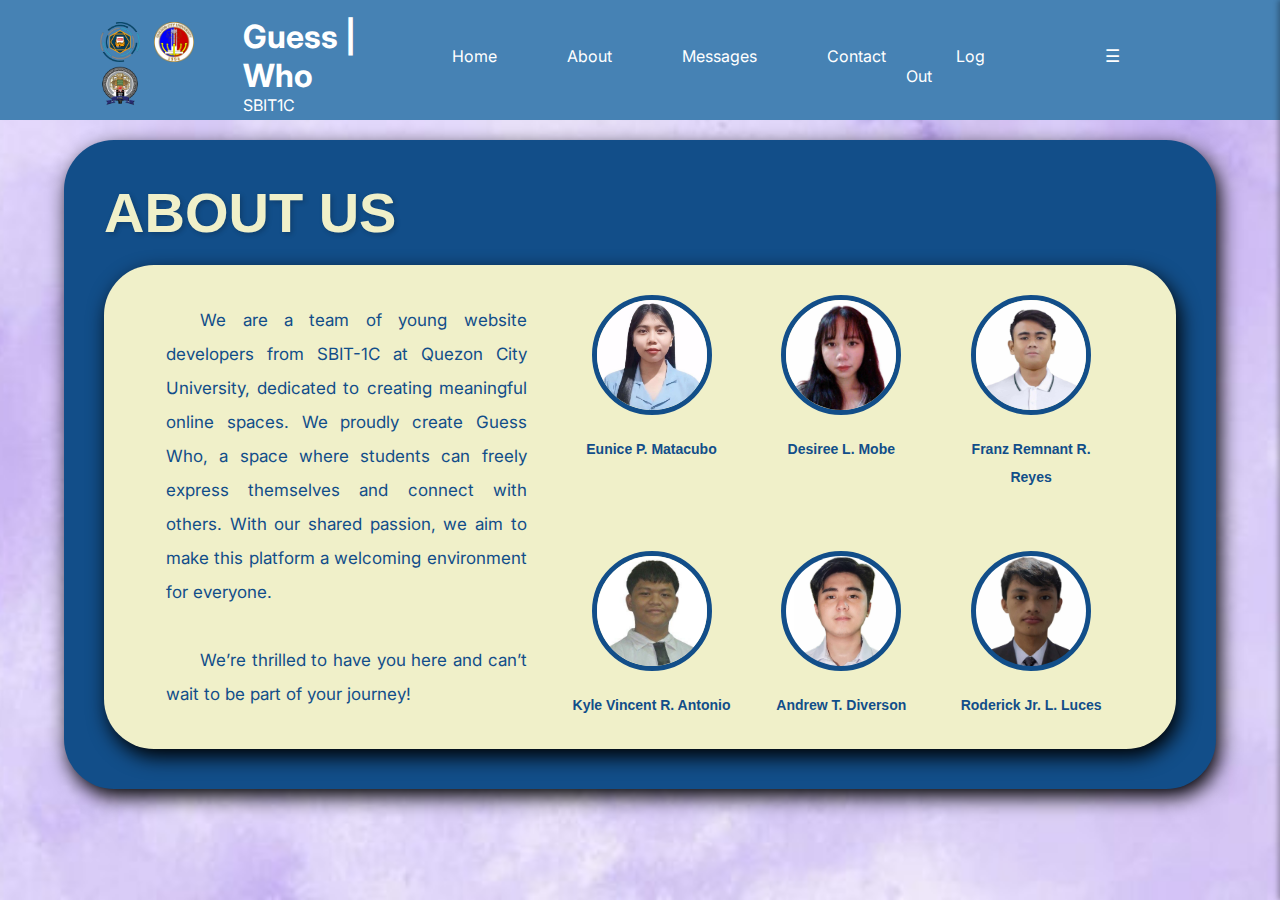
<file: about.html>
<!DOCTYPE html>
<html lang="en">
<head>
    <meta charset="UTF-8">
    <meta name="viewport" content="width=device-width, initial-scale=1.0">
    <link rel="stylesheet" href="about.css">
    <link href="https://fonts.googleapis.com/css2?family=Lora:wght@700&family=Open+Sans:wght@400&display=swap" rel="stylesheet">
    <link href='https://fonts.googleapis.com/css?family=Inter' rel='stylesheet'>
    <link rel="stylesheet" href="https://cdnjs.cloudflare.com/ajax/libs/font-awesome/4.7.0/css/font-awesome.min.css">
    <title>About</title>
</head>

</head>
<body>
    <section id="home">
        <div class="upper">
            <header>
                <div class="logo" style="display: flex; align-items: center;">
                    <div id="imglogo" style="margin-right: 10px; margin-top: 32.2px;">
                        <img src="site_logo_removebg.png" alt="Logo">
                        <img src="QCU_Logo_2019.png" alt="Logo">
                        <img src="ccs_logo.png" alt="Logo">
                    </div>
                    <div style="margin-top:32.2px;">
                        <h1 style="margin: 0; color: white;">Guess | Who</h1>
                        <p style="margin: 0; color: white;">SBIT1C</p>
                    </div>
                </div>
                <nav style="margin-top: 32.2px;">
                    <ul>
                        <ul>
                            <li><a href="index.php">Home</a></li>
                            <li><a href="about.html">About</a></li>
                            <li><a href="submit.html">Messages</a></li>
                            <li><a href="contact.html">Contact</a></li>
                            <li><a href="javascript:void(0);" onclick="confirmLogout()">Log Out</a></li> <!-- Log out link with confirmation -->
                            <li><button id="menu-icon" class="menu-button" style="font-size: 17px; color: white; background: none; border: none; cursor: pointer; margin-left: 100px; margin-right: 100px;">☰</button></li>
                        </ul> 
                </header>

        <!-- Sidebar -->
        <div class="sidebar" id="sidebar" style="position: fixed; top: 0; right: -320px; width: 320px; height: 100%; background: white; box-shadow: -2px 0 5px rgba(0, 0, 0, 0.3); transition: right 0.3s ease;">
            <div class="sidebar-header" style="display: flex; justify-content: flex-end; padding: 10px;">
                <button id="close-btn" class="close-btn" style="font-size: 24px; background: none; border: none; cursor: pointer;">×</button>
            </div>
            <div class="sidebar-content" style="padding: 20px;">
                <h1 style="font-size: 24px; color: #004080;">Hey there!</h1>
                <p> We're so glad you found your way to Guess Who. This special online space is created just for Quezon City University students, and it is a place where you can feel safe and supported as you express yourself.</p>
    
    
                <p>If you have a secret that's been weighing on your heart, a confession you're hesitant to share, or thoughts you wish you could express to someone, you're in the right place. Everyone deserves a safe and welcoming space to share their feelings and experiences. It's important to express yourself without the fear of being judged. Here, you can share your thoughts anonymously, and we want you to know that your privacy truly matters to us. Remember, you're not alone; we're here to listen and support you.</p>
    
    
                <p>So, come on in and let your voice be heard—we're looking forward to hearing what you say!</p>
    
    
                <p>All the love, <br><strong>The Team</strong></p>
    
    
    
    
            </div>
        </div>
                    </nav>
                <div class="socmed_icons">
                   
                </div>
            </header>
            <div class="container">
                <center>
                    <div class="intro">
                        <h4>ABOUT US</h4>
                        <br>
                    <div class="para">
                        <p>
                            <span class="indented"> We are a team of young website developers from SBIT-1C at Quezon City University, 
                                dedicated to creating meaningful 
                                online spaces. We proudly create Guess Who, a space where students can freely express themselves and connect with 
                                others. With our shared passion, we aim to make this platform a welcoming environment for everyone. <br><br></span>
                            <span class="indented"> We’re thrilled to have you here and can’t wait to be part of your journey!</span>
                        </p>
                    
                    <div class="members">
                        <span>
                            <img src="MATACUBO.png" alt="Matacubo"><br>
                            <p>Eunice P. Matacubo</p>
                        </span>
                        <span>
                            <img src="MOBE.png" alt="Mobe"><br>
                            <p>Desiree L. Mobe</p>
                        </span>
                        <span>
                            <img src="REYES.png" alt="Reyes"><br>
                            <p>Franz Remnant R. Reyes</p>
                        </span>
                        <span>        
                            <img src="ANTONIO.png" alt="Antonio" class="ANTONIO"><br>
                            <p>Kyle Vincent R. Antonio</p>
                        </span>
                        <span>
                            <img src="DIVERSON.png" alt="Diverson" class="DIVERSON"><br>
                            <p>Andrew T. Diverson</p>
                        </span>
                        <span>
                            <img src="LUCES.png" alt="Luces" class="LUCES"><br>
                            <p>Roderick Jr. L. Luces</p>
                        </span>
                    </div>  
                </center>
            </div>
        </div>
    </div>
</div>
</div>
    </section>
    <script>
        // Open sidebar
        document.getElementById("menu-icon").addEventListener("click", function () {
            const sidebar = document.getElementById("sidebar");
            sidebar.style.right = "0";
        });




        // Close sidebar
        document.getElementById("close-btn").addEventListener("click", function () {
            const sidebar = document.getElementById("sidebar");
            sidebar.style.right = "-320px";
        });




        // Placeholder for logout confirmation
        function confirmLogout() {
            if (confirm("Are you sure you want to log out?")) {
                window.location.href = "http://localhost/Landing/landingpage.html";
            }
        }
    </script>
</body>
</html>
</file>
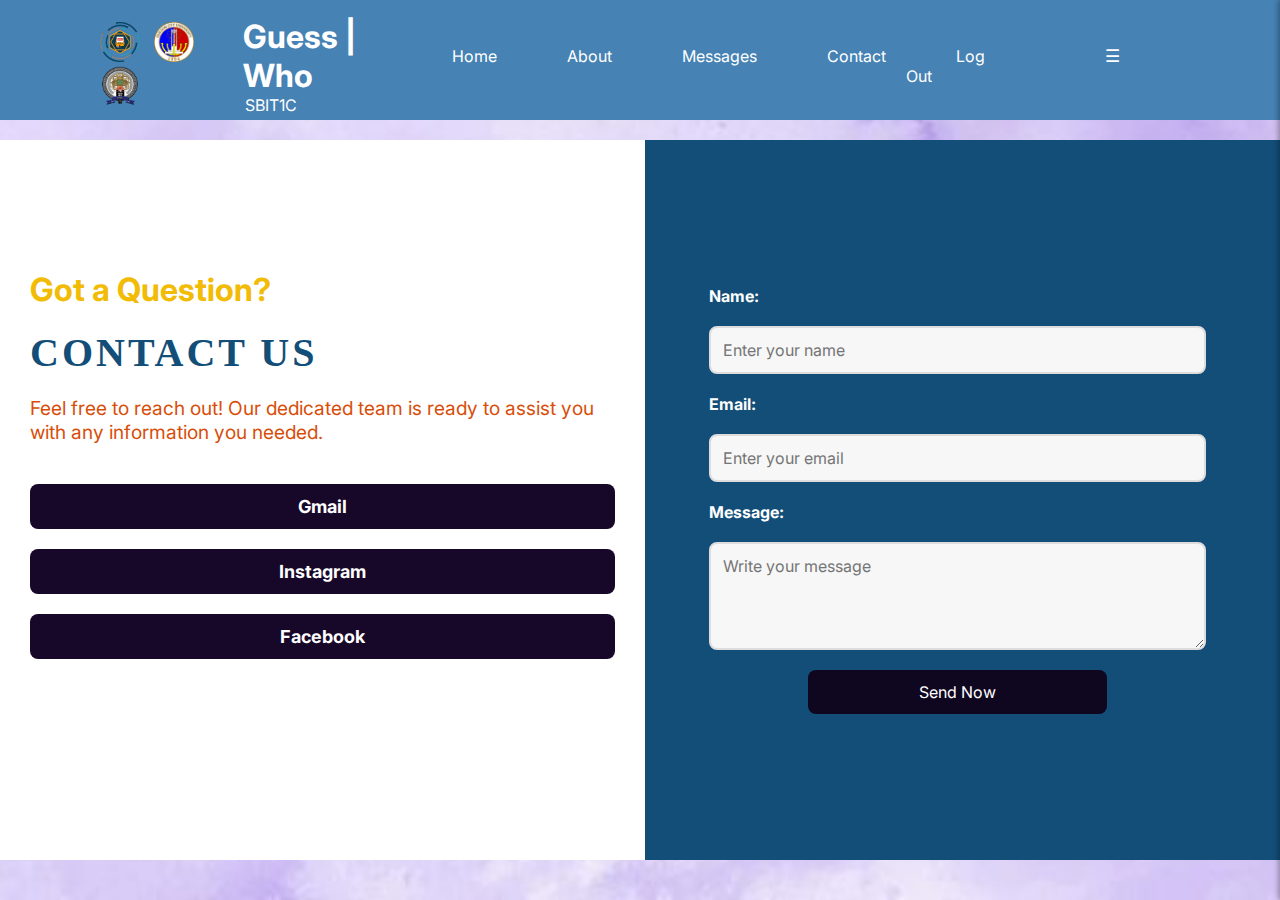
<file: contact.html>
<!DOCTYPE html>
<html lang="en">
<head>
    <meta charset="UTF-8">
    <meta name="viewport" content="width=device-width, initial-scale=1.0">
    <link rel="stylesheet" href="contact.css">
    <link href="https://fonts.googleapis.com/css2?family=Lora:wght@700&family=Open+Sans:wght@400&display=swap" rel="stylesheet">
    <link href='https://fonts.googleapis.com/css?family=Inter' rel='stylesheet'>
    <link rel="stylesheet" href="https://cdnjs.cloudflare.com/ajax/libs/font-awesome/4.7.0/css/font-awesome.min.css">
    <title>Contact</title>
</head>
<body>
    <section id="home">
        <div class="upper">
            <header>
                <div class="logo" style="display: flex; align-items: center;">
                    <div id="imglogo" style="margin-right: 10px; margin-top: 31px;">
                        <img src="site_logo_removebg.png" alt="Logo">
                        <img src="QCU_Logo_2019.png" alt="Logo">
                        <img src="ccs_logo.png" alt="Logo">
                    </div>
                    <div style="margin-top: 31px;">
                        <h1 style="margin: 0; color: white;">Guess | Who</h1>
                        <p style="font-size: 16px; margin: 0; color: white; margin-right: 0px;">SBIT1C</p>
                    </div>
                </div>
                <nav style="margin-top: 31px;">
                    <ul>
                        <li><a style="margin-right: px;" href="index.php">Home</a></li>
                        <li><a style="margin-right: px;" href="about.html">About</a></li>
                        <li><a style="margin-right: px;" href="submit.html">Messages</a></li>
                        <li><a style="margin-right: px;" href="contact.html">Contact</a></li>
                        <li><a style="margin-right: px;" href="javascript:void(0);" onclick="confirmLogout()">Log Out</a></li> <!-- Log out link with confirmation -->
                        <li><button id="menu-icon" class="menu-button" style="font-size: 17px; color: white; background: none; border: none; cursor: pointer; margin-bottom: px; margin-right: 200px;">☰</button></li>
                    </ul> 
            </header>
       

    <!-- Sidebar -->
    <div class="sidebar" id="sidebar" style="position: fixed; top: 0; right: -320px; width: 320px; height: 100%; background: white; box-shadow: -2px 0 5px rgba(0, 0, 0, 0.3); transition: right 0.3s ease;">
        <div class="sidebar-header" style="display: flex; justify-content: flex-end; padding: 0px;">
            <button id="close-btn" class="close-btn" style="font-size: 24px; left: 50px; background: none; border: none; cursor: pointer;">×</button>
        </div>
        <div class="sidebar-content" style="padding: 20px;">
            <h1 style="font-size: 24px; color: #004080;">Hey there!</h1>
            <p> We're so glad you found your way to Guess Who. This special online space is created just for Quezon City University students, and it is a place where you can feel safe and supported as you express yourself.</p>


            <p>If you have a secret that's been weighing on your heart, a confession you're hesitant to share, or thoughts you wish you could express to someone, you're in the right place. Everyone deserves a safe and welcoming space to share their feelings and experiences. It's important to express yourself without the fear of being judged. Here, you can share your thoughts anonymously, and we want you to know that your privacy truly matters to us. Remember, you're not alone; we're here to listen and support you.</p>


            <p>So, come on in and let your voice be heard—we're looking forward to hearing what you say!</p>


            <p>All the love, <br><strong>The Team</strong></p>
        </div>
    </div>
                <div class="socmed_icons">
                    
                 
                </div>
                </header>
                <div class="content-wrapper">
                <div class="left-column">
                <br>
                <br>
                <br><br>
                <br>
                    <h3>Got a Question?</h3>
                <br>
                <h1>CONTACT US</h1>
                <br>
                <p>Feel free to reach out! Our dedicated team is ready
                to assist you with any information you needed.</p>
                <br>
                <br>
                <a
                href="mailto:mobe.desiree.limare@gmail.com">Gmail</a>
                <br>
                <a
                href="https://www.instagram.com/desi.wi/">Instagram</a>
                <br>
                <a
                href="https://www.facebook.com/franzremnant.reyes">Facebook</a>
                </div>
                <div class="right-column">
                <form action="submit_form.php" method="POST">
                <label for="name">Name:</label>
                <input type="text" id="name" name="name" required
                placeholder="Enter your name">
                <label for="email">Email:</label>
                <input type="email" id="email" name="email"
                required placeholder="Enter your email">
                <label for="message">Message:</label>
                <textarea id="message" name="message" required
                placeholder="Write your message" rows="4"></textarea>
                <button type="submit">Send Now</button>
                </form>
                </div>
                </div>
                </section>
                <script>
                    // Open sidebar
                    document.getElementById("menu-icon").addEventListener("click", function () {
                        const sidebar = document.getElementById("sidebar");
                        sidebar.style.right = "0";
                    });
            
            
            
            
                    // Close sidebar
                    document.getElementById("close-btn").addEventListener("click", function () {
                        const sidebar = document.getElementById("sidebar");
                        sidebar.style.right = "-320px";
                    });
            
            
            
            
                    // Placeholder for logout confirmation
                    function confirmLogout() {
                        if (confirm("Are you sure you want to log out?")) {
                            window.location.href = "http://localhost/Landing/landingpage.html";
                        }
                    }
                </script>
                </body>
                </html>
</file>
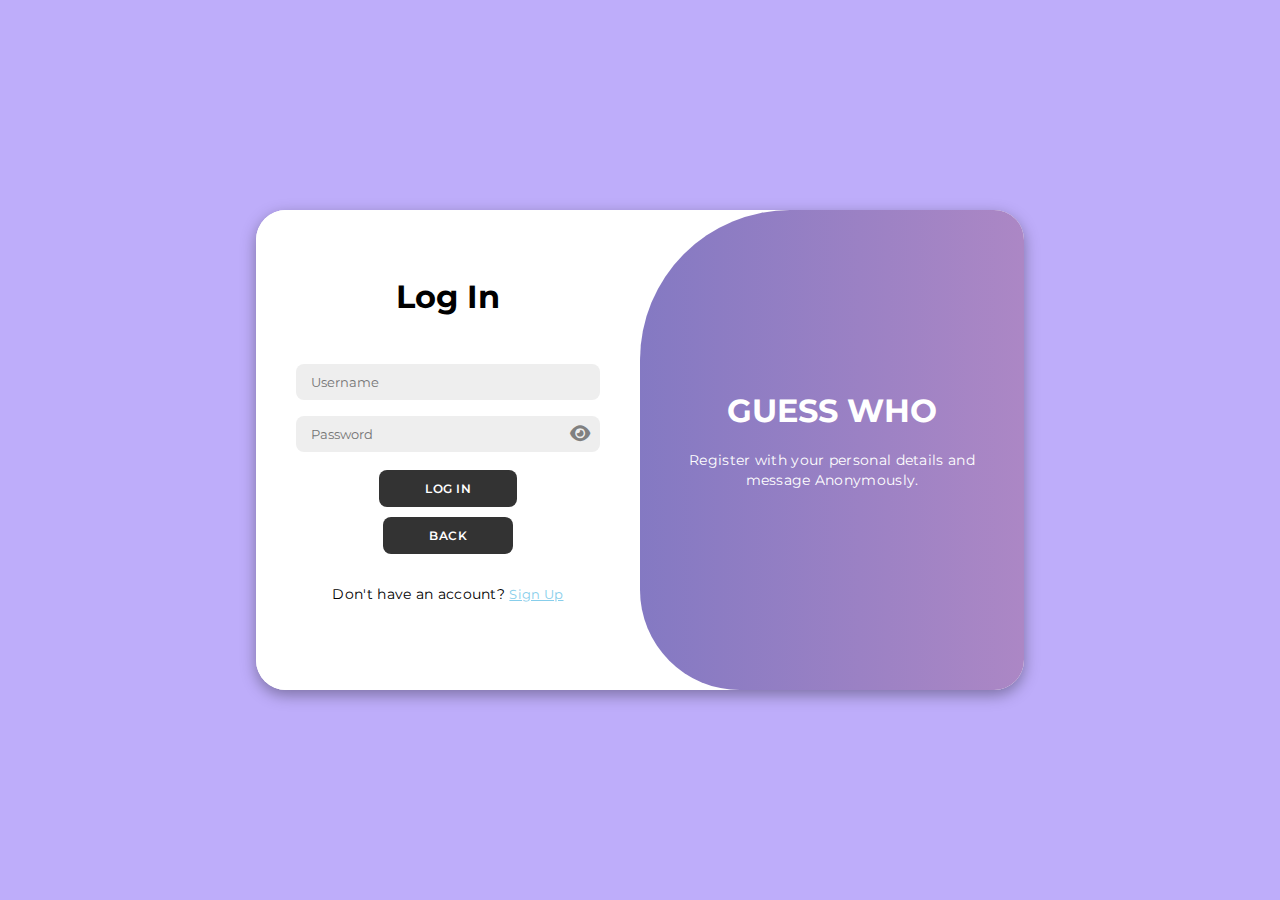
<file: login.html>
<!DOCTYPE html>
<html lang="en">

<head>
    <meta charset="UTF-8">
    <meta name="viewport" content="width=device-width, initial-scale=1.0">
    <link rel="stylesheet" href="https://cdnjs.cloudflare.com/ajax/libs/font-awesome/6.4.2/css/all.min.css">
    <link rel="stylesheet" href="loginstyle.css">
    <title>Login Page</title>
</head>

<body>
    <div class="container" id="container">
        <div class="form-container sign-in">
            <form action="loginconnect.php" method="POST">
                <h1>Log In</h1>
                <div class="social-icons">
                </div>
                <input type="text" name="username" placeholder="Username" required>
                    <div class="password-container">
                        <input type="password" id="password" name="password" placeholder="Password" required>
                         <i class="fa fa-eye toggle-password" onclick="togglePassword()"></i>
                    </div>

                <button type="submit">Log In</button>
                <a href="javascript:history.back()" class="button-link">Back</a>
                <p>Don't have an account? <a href="signup.html" style="color: skyblue; text-decoration: underline;">Sign Up</a></p>
            </form>
        </div>
        <div class="toggle-container">
            <div class="toggle">
                <div class="toggle-panel toggle-left">
                    <h1>GUESS WHO</h1>
                    <p>Create an account and dwell to safe place for unfiltered truths.</p>
                    <button class="hidden" id="login">Log In</button>
                </div>
                <div class="toggle-panel toggle-right">
                    <h1>GUESS WHO </h1>
                    <p>Register with your personal details and message Anonymously.</p>
                    
                </div>
            </div>
        </div>
    </div>
    <script>
        function togglePassword() {
            const passwordField = document.getElementById('password');
            const toggleIcon = document.querySelector('.toggle-password');
            if (passwordField.type === 'password') {
                passwordField.type = 'text';
                toggleIcon.classList.remove('fa-eye');
                toggleIcon.classList.add('fa-eye-slash');
            } else {
                passwordField.type = 'password';
                toggleIcon.classList.remove('fa-eye-slash');
                toggleIcon.classList.add('fa-eye');
            }
        }
    </script>
</body>

</html>
</file>
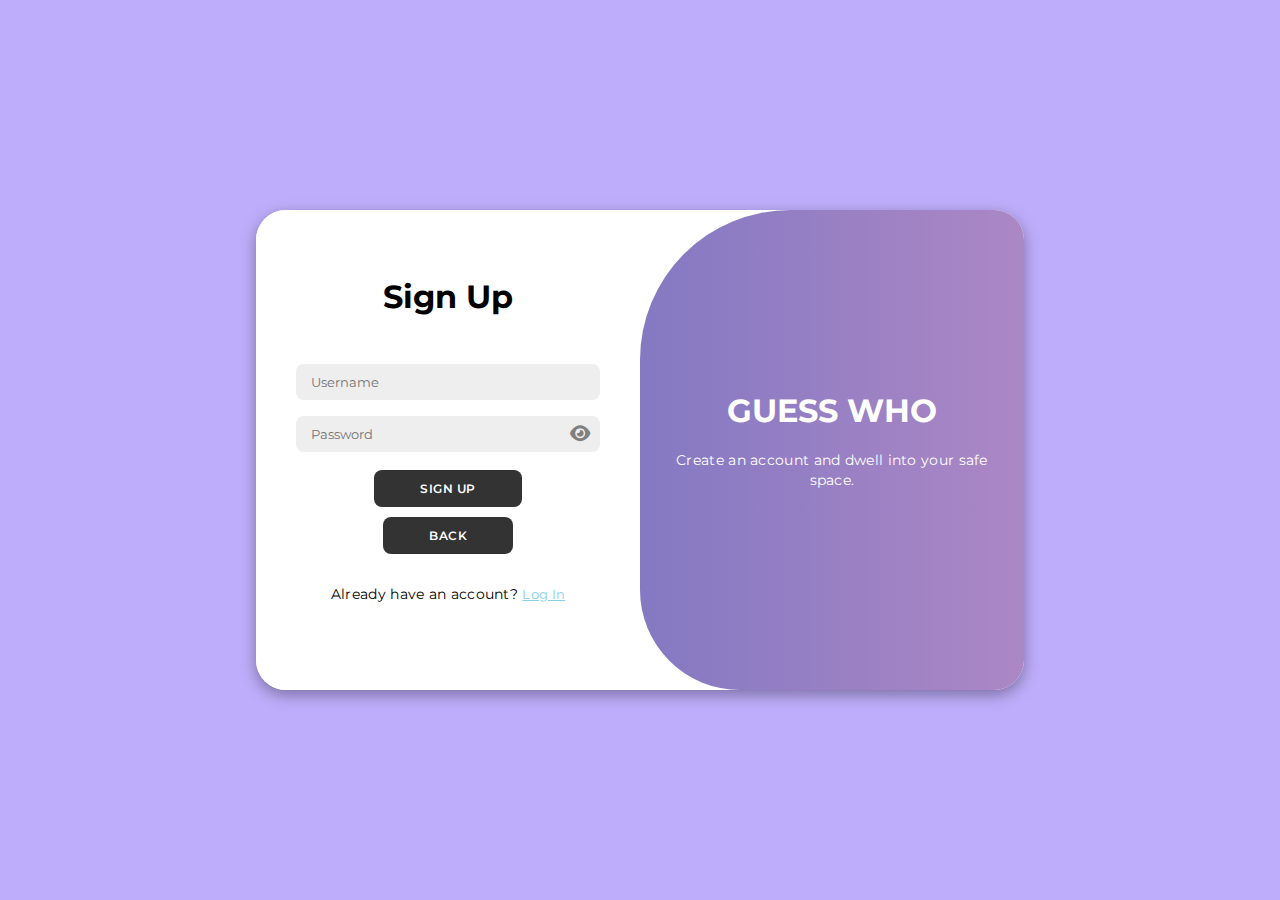
<file: signup.html>
<!DOCTYPE html>
<html lang="en">

<head>
    <meta charset="UTF-8">
    <meta name="viewport" content="width=device-width, initial-scale=1.0">
    <link rel="stylesheet" href="https://cdnjs.cloudflare.com/ajax/libs/font-awesome/6.4.2/css/all.min.css">
    <link rel="stylesheet" href="loginstyle.css">
    <title>Sign Up Page</title>
</head>

<body>
    <div class="container" id="container">
        <div class="form-container sign-in">
            <form action="signup.php" method="POST">
                <h1>Sign Up</h1>
                <div class="social-icons"></div>
                <input type="text" name="username" placeholder="Username" required>
                <div class="password-container">
                    <input type="password" id="password" name="password" placeholder="Password" required>
                    <i class="fa fa-eye toggle-password" onclick="togglePassword()"></i>
                </div>
                <button type="submit">Sign Up</button>
                <a href="javascript:history.back()" class="button-link">Back</a>
                <p>Already have an account? <a href= "http://localhost/LOGIN/login.html" style="color: skyblue; text-decoration: underline;"> Log In </a></p>
            </form>
        
        </div>
        <div class="toggle-container">
            <div class="toggle">
                <div class="toggle-panel toggle-left">
                    <h1>GUESS WHO</h1>
                    <p>Create an account and dwell into your safe space.</p>
                    <button class="hidden" id="login">Log In</button>
                </div>
                <div class="toggle-panel toggle-right">
                    <h1>GUESS WHO</h1>
                    <p>Create an account and dwell into your safe space.</p>
                </div>
            </div>
        </div>
    </div>
    <script>
        function togglePassword() {
            const passwordField = document.getElementById('password');
            const toggleIcon = document.querySelector('.toggle-password');
            if (passwordField.type === 'password') {
                passwordField.type = 'text';
                toggleIcon.classList.remove('fa-eye');
                toggleIcon.classList.add('fa-eye-slash');
            } else {
                passwordField.type = 'password';
                toggleIcon.classList.remove('fa-eye-slash');
                toggleIcon.classList.add('fa-eye');
            }
        }
    </script>
</body>

</html>
</file>
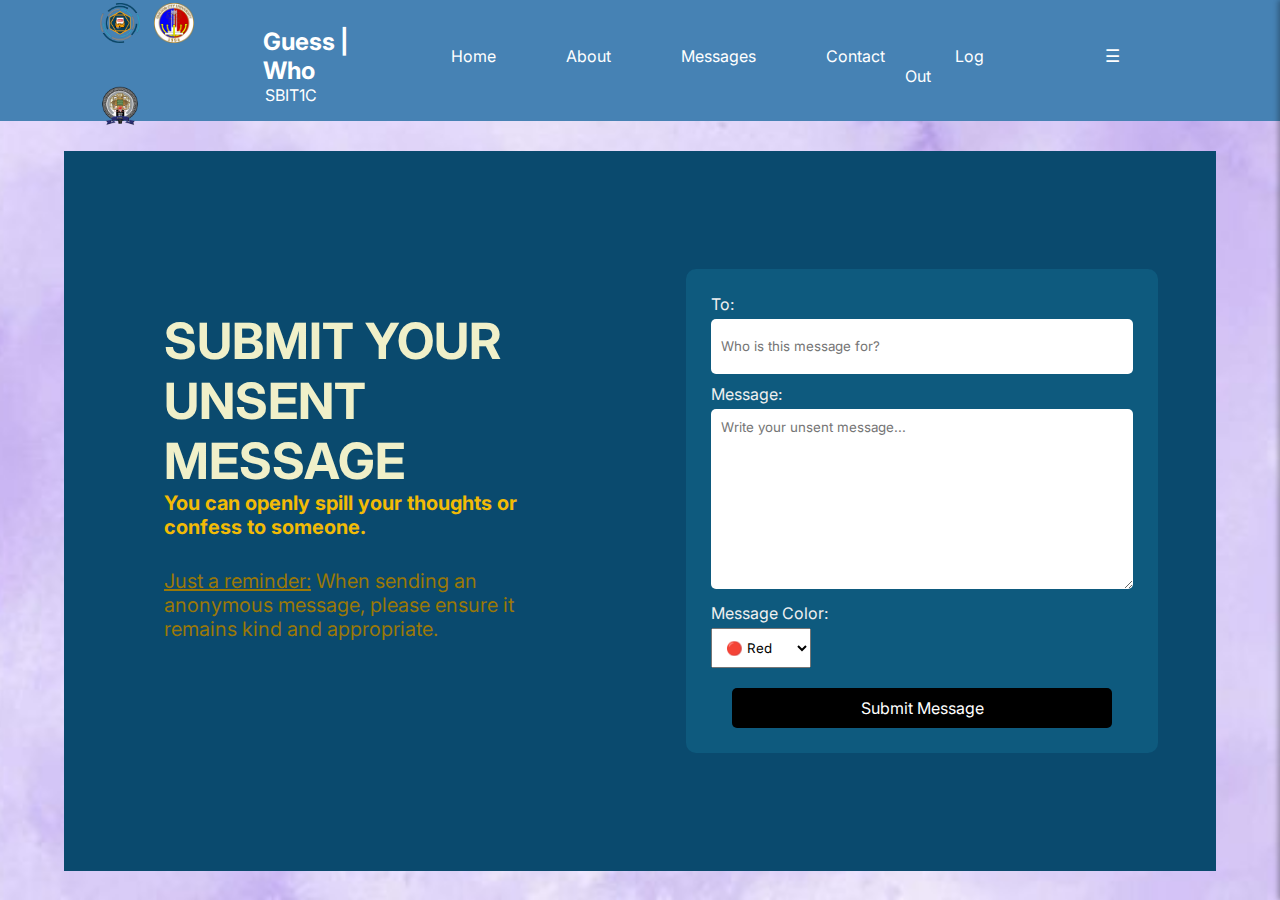
<file: submit.html>
<!DOCTYPE html>
<html lang="en">
<head>
    <meta charset="UTF-8">
    <meta name="viewport" content="width=device-width, initial-scale=1.0">
    <link rel="stylesheet" href="submit.css">
    <link href='https://fonts.googleapis.com/css?family=Inter' rel='stylesheet'>
    <link rel="stylesheet" href="https://cdnjs.cloudflare.com/ajax/libs/font-awesome/4.7.0/css/font-awesome.min.css">
    <link href="https://fonts.googleapis.com/css2?family=Inter:wght@400;700&display=swap" rel="stylesheet">
    <title>Submit your message</title>
<style>
header {
    height: 3%;
    
    
}
</style>    
</head>
<body>
    <section id="home">
        <div class="upper">
            <header>
                <div class="logo" style="display: flex; align-items: center; margin-top: 31px;">
                    <div id="imglogo" style="margin-right: 10px;">
                        <img src="site_logo_removebg.png" alt="Logo">
                        <img src="QCU_Logo_2019.png" alt="Logo">
                        <img src="ccs_logo.png" alt="Logo">
                    </div>
                    <div style="margin-top: 40px;">
                        <h1><span style="color: white" >Guess | Who </span></h1>
                        <p style="font-size: 16px; color: white;">SBIT1C</p>
                    </div>
                </div>
               
                <nav style="margin-top: 72px;">
                    <ul>
                        <li><a href="index.php">Home</a></li>
                            <li><a style="margin-right: px;" href="about.html">About</a></li>
                            <li><a style="margin-right: px;" href="submit.html">Messages</a></li>
                            <li><a style="margin-right: px;" href="contact.html">Contact</a></li>
                            <li><a style="margin-right: 100px;" href="javascript:void(0);" onclick="confirmLogout()">Log Out</a></li> <!-- Log out link with confirmation -->
                            <li><button id="menu-icon" class="menu-button" style="font-size: 17px; color: white; background: none; border: none; cursor: pointer; margin-left: auto; margin-right: 100px;">☰</button></li>
                        </ul> 
                </header>
           

        <!-- Sidebar -->
        <div class="sidebar" id="sidebar" style="position: fixed; top: 0; right: -320px; width: 320px; height: 100%; background: white; box-shadow: -2px 0 5px rgba(0, 0, 0, 0.3); transition: right 0.3s ease;">
            <div class="sidebar-header" style="display: flex; justify-content: flex-end; padding: 10px;">
                <button id="close-btn" class="close-btn" style="font-size: 24px; background: none; border: none; cursor: pointer;">×</button>
            </div>
            <div class="sidebar-content" style="padding: 20px;">
                <h1 style="font-size: 24px; color: #004080;">Hey there!</h1>
                <p> We're so glad you found your way to Guess Who. This special online space is created just for Quezon City University students, and it is a place where you can feel safe and supported as you express yourself.</p>
    
    
                <p>If you have a secret that's been weighing on your heart, a confession you're hesitant to share, or thoughts you wish you could express to someone, you're in the right place. Everyone deserves a safe and welcoming space to share their feelings and experiences. It's important to express yourself without the fear of being judged. Here, you can share your thoughts anonymously, and we want you to know that your privacy truly matters to us. Remember, you're not alone; we're here to listen and support you.</p>
    
    
                <p>So, come on in and let your voice be heard—we're looking forward to hearing what you say!</p>
    
    
                <p>All the love, <br><strong>The Team</strong></p>
    
    
    
    
            </div>
        </div>
               
                <div class="socmed_icons">
                   
                </div>
            </header>
         
                <div class="container">
                    <form action="submit_message.php" method="POST">
                    <div class="form-container">
                        <div class="left">
                            <br><br><br>
                            <h4>SUBMIT YOUR UNSENT MESSAGE</h4>
                            <div class="first-p">
                            <p><strong>You can openly spill your thoughts or confess to someone.</strong></p></div>
                            <br>
                            <div class="second-p">
                            <p><a href="#"><u>Just a reminder:</u></a> When sending an anonymous message, please ensure it remains kind and appropriate.</p></div>
                        </div>
                        <div class="right">
                            <label for="to">To:</label>
                            <input type="text" name="recipient" id="recipient" maxlength="10" placeholder="Who is this message for?">
                            <label for="message">Message:</label>
                            <textarea name="message" id="message" rows="5" maxlength="25" placeholder="Write your unsent message..."  required></textarea>
                           
                            <label for="color">Message Color:</label>
                            <div class="custom-select-wrapper">
                                <select
                                  id="color"
                                  name="color"
                                  aria-label="Select a color for the message"
                                  onchange="updateColorPreview(this)"
                                  class="custom-select">
                                  <option value="#b23a48" style="color: #b23a48;">🔴 Red</option>
                                  <option value="#FFA500" style="color: #FFA500;">🟠 Orange</option>
                                  <option value="#FFFF00" style="color: #FFFF00;">🟡 Yellow</option>
                                  <option value="#008000" style="color: #008000;">🟢 Green</option>
                                  <option value="#42a5f5" style="color: #42a5f5;">🔵 Blue</option>
                                  <option value="#EE82EE" style="color: #EE82EE;">🟣 Violet</option>
                                </select>
                              </div>
                              <br>
                            <button type="submit">Submit Message</button>
                        </form>
                    </div>
                </div>
            </div>
        </div>
    </section>
    <script>
        // Open sidebar
        document.getElementById("menu-icon").addEventListener("click", function () {
            const sidebar = document.getElementById("sidebar");
            sidebar.style.right = "0";
        });




        // Close sidebar
        document.getElementById("close-btn").addEventListener("click", function () {
            const sidebar = document.getElementById("sidebar");
            sidebar.style.right = "-320px";
        });




        // Placeholder for logout confirmation
        function confirmLogout() {
            if (confirm("Are you sure you want to log out?")) {
                window.location.href = "http://localhost/Landing/landingpage.html";
            }
        }
    </script>
   
</body>
</html>
</file>
<file: about.css>
*{
    margin: 0;
    padding: 0;
    font-family: 'Inter', sans-serif;
    box-sizing: border-box;
}

html, body {
    overflow: hidden;
    width: 100%;
    height: 100%;
}

.upper {
    background: url('001.jpg') no-repeat center center/cover;
    width: 100%; 
    height: 100vh; 
}

header {
    justify-content: space-between;
    align-items: center;
    padding: 50px 60px 70px 100px;
    display: flex;
    background-color: steelblue;
    height: 3%;
    width: 100%;
    position: relative;
}

.logo {
    display: flex;
    align-items: center;
}

.logo img {
    height: 40px;
    margin-right: 10px;
}

nav ul {
    display: flex;
    list-style: none;
    gap: 20px;
}

nav ul li a {
    color: white;
    margin-left: 50px;
    padding-bottom: 10px;
    
    font-size: 16px;
    text-decoration: none;
    transition: color 0.3s, border-bottom 0.3s;
}



nav ul li a:hover {
    color: #B794F4;
    border-bottom: 2px solid #B794F4;
}

.socmed_icons i {
    font-size: 20px;
    margin-left: 15px;
    cursor: pointer;
    transition: background-color 0.3s;
}

.socmed_icons i:hover {
    background-color: rgb(167, 164, 160);
}

.container {
    width: 90%;
    max-width: 2400px;
    height: auto; 
    max-height: 100vh; 
    margin: 20px auto;
    padding: 40px; 
    border-radius: 50px;
    background-color: #124e89;
    box-shadow: 4px 8px 20px rgba(0, 0, 0, 10);
}

.intro h4 {
    font-size: 3.5rem;
    font-style: bold;
    font-family: 'Poppins', sans-serif;
    color: #f0f0c9;
    text-align: left;
    text-shadow: 2px 2px 5px rgba(0, 0, 0, 0.2);
}

.intro h4:hover {
    color: #3e206d;
    text-shadow: 0px 0px 10px rgba(0, 0, 0, 0.5); 
    transform: translateX(100px);
    transition: transform 0.5s ease;
}

.para {
    width: 100%;
    color: #124e89;
    background-color: #f0f0c9;
    box-shadow: 4px 8px 20px rgba(0, 0, 0, 10);
    border-radius: 50px;
    display: flex;
}

.intro p {
    font-size: 17px;
    line-height: 2;
    text-align: center;
    color: #124e89;
    padding: 30px;
    text-align: justify;
    width: 40%;
    margin: auto;
    margin-left: 3%;
    font-family: 'Poppins', sans-serif;
}
.indented {
    text-indent: 2em;
    display: block;
}

.members {
    display: grid;
    grid-template-columns: repeat(3, 1fr);
    margin: 0 auto;
    padding-right: 50px;
}

.members span {
    display: flex;
    flex-direction: column; 
    align-items: center;
    padding: 15px;
    padding-top: 30px;
    padding-bottom: 30px;
}

.members img {
    border: 5px solid #124e89;
    background-color: #124e89;
    width: 120px;
    height: 120px; 
    border-radius: 100%;
    object-fit: cover; 
    transition: transform 0.3s ease;
}

.members img:hover {
    border: 5px solid #3e206d;
    transform: scale(1.2); 
}

.members p {
    margin-top: 20px;
    font-size: 14px;
    font-weight: bold;
    color: #124e89;
    text-align: center;
    display: contents;
    font-family: 'Poppins', sans-serif;
}

@media screen and (max-width: 768px) {
    header {
        padding: 10px 20px;
        flex-direction: column;
    }
    nav ul {
        flex-direction: column;
        gap: 10px;
    }
    .container {
        width: 95%;
    }
}

@media screen and (max-width: 480px) {
    .logo img {
        height: 30px;
    }
    nav ul li a {
        font-size: 14px;
    }
    .intro h4 {
        font-size: 1.5rem;
    }
   .image-down img,
    .image-up img {
        width: 80px;
    }
}


/* Side Bar */
.menu-button {
    font-size: 24px;
    background: none;
    border: none;
    color: white;
    cursor: pointer;
    transition: transform 0.3s;
    padding-bottom: 0px;
}


.menu-button:hover {
    transform: scale(1.1);
}


/* Sidebar styles */
.sidebar {
    position: fixed;
    top: 0;
    right: -320px; /* Initially hidden */
    width: 320px;
    height: 100%;
    background-color: white;
    box-shadow: -3px 0 5px rgba(0, 0, 0, 0.2);
    transition: right 0.3s ease; /* Smooth slide animation */
    z-index: 1000;
    overflow-y: auto;
}


/* Sidebar when open */
.sidebar.open {
    right: 0; /* Slide into view */
}


/* Sidebar header */
.sidebar-header {
    display: flex;
    justify-content: flex-end;
    padding: 10px 20px;
    background-color: #f9f9f9;
    border-bottom: 1px solid #ddd;
}


.close-btn {
    font-size: 24px;
    border: none;
    background: none;
    color: #555;
    cursor: pointer;
    transition: transform 0.3s, color 0.3s;
}


.close-btn:hover {
    color: #ff4d4d;
    transform: rotate(90deg);
}


/* Sidebar content */
.sidebar-content {
    padding: 20px;
    font-family: 'Poppins', sans-serif;
    color: #333;
}


.sidebar-content h1 {
    font-size: 24px;
    color: #004080;
    margin-bottom: 10px;
    text-align: center;
}


.sidebar-content p {
    font-size: 16px;
    line-height: 1.6;
    margin-bottom: 20px;
    text-align: justify;
}


.sidebar-content strong {
    color: #004080;
}
</file>
<file: contact.css>
*{
    margin: 0;
    padding: 0;
    font-family: 'Inter', sans-serif;
}

html, body {
    height: 100%;
    overflow: hidden;
}


:root {
    --primary-color: #fff;
    --secondary-color: steelblue;
    --background-color: rgb(5, 53, 61);
    --text-color: #444;
    --highlight-color: tomato;
    --shadow-color: rgba(0, 0, 0, 0.2);
}


.upper{
    background: url('001.jpg');
    background-size: cover;
    width: 100%; 
    height: 100vh; 
}

header{
    justify-content: space-evenly;
    align-items: center;
    padding: 50px 60px 40px 100px;
    display: flex;
    background-color: steelblue;
    height: 4.6% ;
    width: 92% ;
    position: relative;
}

.logo{
    display: flex;
    align-items: center;
}

#imglogo img{
    height: 40px;
    margin-right: 10px;
}

.logo h1{
    margin: 0;
    margin-right: 10px;
}

.logo p{
    padding-left: 2px;
    font-size: 15px;
}
.logo h1 span{
    color: #6b409f;
}

nav{
    padding-right: 0;
}
nav ul li{
    justify-content: flex-end;
    align-items: center;
    display: inline-block;
}
nav ul li a{
    color: white;
    margin-left: 50px;
    padding-bottom: 10px;
    font-size: 16px;
    text-decoration: none;
    transition: color 0.3s, border-bottom 0.3s;
}



nav ul li a:hover{
    color: #B794F4;
    border-bottom: 1px solid rgb(88, 87, 87);
}
.socmed_icons{
    font-size: 20px;
}

i {
    margin-left: 18px;
}

i :hover{
    background-color: rgb(167, 164, 160);
    transition: .3s ease-in-out;
}
.content-wrapper {
    display: flex;
    justify-content: center;
    width: 100%;
    max-width: 1400px;
    margin: 0 auto;
    margin-top: 20px; 
    min-height: 80vh; 
    }
    .left-column {
    flex: 1;
    background-color: white;
    padding: 30px;
    box-sizing: border-box;
    }
    .left-column h3 {
        font-size: 2.0rem;  
        color: #f2bb05; 
    }
    .left-column h1 {
        font-size: 2.5rem;  
        color: #124e78; 
        letter-spacing: 3px;
        font-weight: bold;
        font-family: 'Poppins', 'sans-serif';
    }
    .left-column p {
        font-size: 1.2rem; 
        color: #d74e09; 
    }
    .left-column a {
        font-size: 1.1rem;  
        display: inline-block; 
        color: #fff; 
        background-color: #17082a; 
        font-size: 18px;
        text-decoration: none; 
        font-weight: bold; 
        padding: 12px 20px; 
        border-radius: 8px; 
        margin-bottom: 20px; 
        width: 100%; 
        text-align: center; 
        transition: all 0.3s ease-in-out; 
        box-sizing: border-box; 
    }
    .left-column a:hover {
    background-color: #9e62e4;
    color: white;
    box-shadow: 0 4px 10px rgba(0, 0, 0, 0.2);
    transform: translateY(-4px);
    }
    .left-column a:active {
    background-color: #4e2c7c;
    transform: translateY(2px);
    box-shadow: none;
    }
    .right-column {
    flex: 1;
    background-color: #124e78;
    padding: 30px;
    color: white;
    display: flex;
    flex-direction: column;
    justify-content: center;
    align-items: center;
    }
    .right-column {
    padding-left: 20px;
    }
    form {
    width: 85%;
    max-width: 500px;
    display: flex;
    flex-direction: column;
    gap: 20px;
    }
    label {
    font-size: 16px;
    font-weight: bold;
    }
    input, textarea {
    padding: 12px;
    font-size: 16px;
    border-radius: 8px;
    border: 2px solid #ddd;
    outline: none;
    background-color: #f7f7f7;
    width: 100%;
    box-sizing: border-box;
    }
    textarea {
    resize: vertical;
    }
    button {
    background-color: #0f0620;
    color: white;
    font-size: 16px;
    padding: 12px 20px;
    border: none;
    border-radius: 8px;
    cursor: pointer;
    transition: background-color 0.3s ease;
    width: 60%;
    margin-left: 20%;
    }
    button:hover {
    background-color: #9e62e4;
    }
    .intro h4{
    display: flex;
    justify-content: center;
    }
    .intro h2{
    margin-top: -13px;
    color: rgb(255, 255, 255);
    background-color: rgb(91, 44, 111);
    font-family: 'Poppins', 'sans-serif';
    letter-spacing: -3px;
    font-size: 50px;
    font-weight: 700;
    text-align: left;
    padding: 10px 20px;
    border: solid 2px black;
    font-variant: small-caps;
    }
    .intro h4{
    font-size: 3rem;
    font-weight: bold;
    color: #3e206d;
    text-align: center;
    letter-spacing: 2px;
    text-shadow: 2px 2px 5px rgba(0, 0, 0, 0.2);
    margin-top: 50px;
    font-family: 'Poppins', 'sans-serif';
    }
    .intro p{
    font-size: 19px;
    line-height: 25px;
    }
    .intro a{
    color:aliceblue;
    background-color: #B794F4;
    font-size: 14px;
    line-height: 50px;
    font-weight: 600;
    text-decoration: none;
    cursor: pointer;
    margin-top: 15px;
    background-color: black;
    padding: 7px 18px 9px 16px;
    border-radius: 5px;
    transition: .3s;
    height: 50vh;
    }
    .intro a:hover{
    background-color: rgba(29, 26, 26, 0.575);
    }
    img.me{
    width: 100%;
    max-width: 400px;
    height: auto;
    }
    .intro h5 {
    margin-top: -10px;
    color: #6b409f;
    background-color: transparent;
    font-family: 'Poppins', 'sans-serif';
    letter-spacing: -1px;
    font-size: 30px;
    font-weight: 70;
    text-align: left;
    padding: 10px 20px;
    border: transparent;
    font-variant: small-caps;
    }
    .typewriter h5 {
    overflow: hidden;
    border-right: .15em solid #6b409f;
    white-space: nowrap;
    margin: 0 auto;
    letter-spacing: .15em;
    animation: typing 4s steps(50, end), blink-cursor 1s step-end infinite;
    }
    @keyframes typing {
    from { width: 0;}
    to { width: 100%;}
    }
    @keyframes reverseTyping {
    from { width: 100%;}
    to { width: 0%;}
    }
    @keyframes blink-cursor {
    from, to { border-color: transparent}
    50% { border-color:#6b409f;}
    }
    .container h6 {
    font-size: 1.1rem;
    color: #333;
    margin: 20px 0;
    line-height: 150%;
    word-spacing: 5px;
    }
    /*** Media Query ***/
    @media screen and (max-width: 1100px) {
    .upper{
    max-width: 900px;
    }
    }
    @media screen and (max-width: 900px) {
    .upper{
    max-width: 800px;
    }
    header{
    max-width: 750px;
    padding-left: 20px;
    padding-right: 20px;
    }
    nav ul li a{
    margin-left: 24px;
    }
    i {
    margin-left: 14px;
    }
    }
    @media screen and (max-width: 800px) {
    .upper{
    max-width: 700px;
    }
    nav {
    font-size: 15px;
    margin-left: 30px;
    }
    .logo h1{
    font-size: 15px;
    }
    .logo p{
    font-size: 13px;
    }
    header{
    display: flex;
    justify-content: space-between;
    align-items: start;
    position: relative;
    }
    .socmed_icons i{
    font-size: 23px;
    margin-left: 11px;
    }
    nav ul{
    margin-top: 18px;
    }
    nav ul li a{
    font-size: 15px;
    margin-left: 0;
    margin-right: 18px;
    }
    }
    @media screen and (max-width: 700px) {
    .upper{
    max-width: 600px;
    }
    .logo{
    margin-top: 8px;
    }
    .logo p{
    font-size: 10px;
    }
    nav{
    margin-left: 15px;
    }
    nav ul li a{
    font-size: 14px;
    margin-right: 10px;
    }
    .socmed_icons{
    margin-top: 8px;
    font-size: 20px;
    }
    }
    @media screen and (max-width: 600px) {
    .upper{
    max-width: 460px ;
    }
    .logo h1{
    font-size: 11px;
    }
    .logo p{
    font-size: 8px;
    }
    nav ul{
    margin-top: 10px;
    }
    nav ul li a{
    font-size: 11px;
    margin-right: 6px;
    }
    .socmed_icons i{
    font-size: 16px;
    margin-left: 5px;
    }
    .intro h4{
    font-size: 30px;
    }
    .intro h1{
    font-size: 45px;
    line-height: 40px;
    margin-top: -3px;
    margin-bottom: 4px;
    }
    .intro p{
    font-size: 15px;
    line-height: 20px;
    }
    }
    @media screen and (max-width: 460px) {
    .upper{
    max-width: 420px;
    }
    header{
    justify-content: flex-start;
    align-items: start;
    width: 100%;
    max-width: 100%;
    margin-right: 30px;
    margin-left: 16px;
    padding: 50px 0 50px 0;
    display: flex;
    flex-direction: column;
    position: relative;
    }
    .logo h1{
    font-size: 15px;
    }
    .logo p{
    font-size: 11px;
    }
    nav{
    margin-top: 2px;
    }
    nav ul li a{
    font-size: 17px;
    margin-left: 0;
    margin-right: 22px;
    }
    .socmed_icons{
    position: absolute;
    right: 5%;
    margin-right: 12px;
    margin-top: 8px;
    }
    .socmed_icons i{
    font-size: 22px;
    margin-left: 10px;
    }
    .container{
    flex-direction: column;
    margin-left: 16px;
    padding-left: 0;
    }
    .intro,
    .intro h1,
    .intro h4{
    text-align: center;
    }
    .intro h1{
    line-height: 40px;
    margin: 5px 0 5px 0;
    }
    img.me{
    top: 50%;
    left: 10px;
    }
    }
    @media screen and (max-width: 400px) {
    .upper{
    max-width: 325px;
    padding-left: 0;
    }
    nav ul li a{
    font-size: 15px;
    margin-right: 14px;
    }
    .socmed_icons{
    margin-right: 0;
    font-size: 20px;
    }
    .logo{
    font-size: 10px;
    }
    }
    @media screen and (max-width: 325px) {
    .upper{
    max-width: 240px;
    }
    header{
    margin-left: 5px;
    }
    .logo p, h1{
    font-size: 12px;
    }
    nav{
    padding-right: 0;
    }
    nav ul li a{
        font-size: 11px;
        margin-right: 10px;
        margin-top: 0;
        }
        .socmed_icons{
        font-size: 15px;
        right: 1%;
        margin-top: 14px;
        }
        .socmed_icons i{
            margin-left: 7px;
            font-size: 16px;
        }
    }
/* Side Bar */
.menu-button {
    font-size: 24px;
    background: none;
    border: none;
    color: white;
    cursor: pointer;
    transition: transform 0.3s;
    padding: 0;
}


.menu-button:hover {
    transform: scale(1.1);
}


/* Sidebar styles */
.sidebar {
    position: fixed;
    top: 0;
    right: -320px; 
    width: 320px;
    height: 100%;
    background-color: white;
    box-shadow: -3px 0 5px rgba(0, 0, 0, 0.2);
    transition: right 0.3s ease; 
    z-index: 1000;
    overflow-y: auto;
}

.sidebar.open {
    right: 0; 
}

.sidebar-header {
    padding: 0px 20px;
    background-color: #f9f9f9;
    border-bottom: 1px solid #ddd;
    display: flex;
    justify-content: space-between;
    align-items: center;
}

.close-btn {
    right: -70px;
    font-size: 24px;
    border: none;
    background: none;
    color: #555;
    cursor: pointer;
    margin-left: auto;  
    transition: color 0.3s, transform 0.3s;
}

.close-btn {
    position: relative;
    right: 10px; 
}

.close-btn:hover {
    color: #ff4d4d;
    transform: rotate(90deg);
}

/* Sidebar content */
.sidebar-content {
    padding: 20px;
    font-family: 'Poppins', sans-serif;
    color: #333;
}


.sidebar-content h1 {
    font-size: 24px;
    color: #004080;
    margin-bottom: 10px;
    text-align: center;
}


.sidebar-content p {
    font-size: 16px;
    line-height: 1.6;
    margin-bottom: 20px;
    text-align: justify;
}


.sidebar-content strong {
    color: #004080;
}


*{
    margin: 0;
    padding: 0;
    font-family: 'Inter', sans-serif;
    box-sizing: border-box;
}

html, body {
    overflow: hidden;
    width: 100%;
    height: 100%;
}

.upper {
    background: url('001.jpg') no-repeat center center/cover;
    width: 100%; 
    height: 100vh; 
}

header {
    justify-content: space-between;
    align-items: center;
    padding: 50px 60px 70px 100px;
    display: flex;
    background-color: steelblue;
    height: 3%;
    width: 100%;
    position: relative;
}

.logo {
    display: flex;
    align-items: center;
}

.logo img {
    height: 40px;
    margin-right: 10px;
}

nav ul {
    display: flex;
    list-style: none;
    gap: 20px;
}

nav ul li a {
    color: white;
    margin-left: 50px;
    padding-bottom: 10px;
    
    font-size: 16px;
    text-decoration: none;
    transition: color 0.3s, border-bottom 0.3s;
}



nav ul li a:hover {
    color: #B794F4;
    border-bottom: 2px solid #B794F4;
}

.socmed_icons i {
    font-size: 20px;
    margin-left: 15px;
    cursor: pointer;
    transition: background-color 0.3s;
}

.socmed_icons i:hover {
    background-color: rgb(167, 164, 160);
}
</file>
<file: loginstyle.css>
@import url('https://fonts.googleapis.com/css2?family=Montserrat:wght@300;400;500;600;700&display=swap');

* {
    margin: 0;
    padding: 0;
    box-sizing: border-box;
    font-family: 'Montserrat', sans-serif;
}

body {
    background-color: #BEADFA;
    background: linear-gradient(to right, #BEADFA, #BEADFA);
    display: flex;
    align-items: center;
    justify-content: center;
    flex-direction: column;
    height: 100vh;
    overflow-x: hidden;
    overflow-y: hidden;
}

.container {
    background-color: #fff;
    border-radius: 30px;
    box-shadow: 0 5px 15px rgba(0, 0, 0, 0.35);
    position: relative;
    overflow: hidden;
    width: 768px;
    max-width: 100%;
    min-height: 480px;
}

.container p {
    font-size: 14px;
    line-height: 20px;
    letter-spacing: 0.3px;
    margin: 20px 0;
}

.container a {
    color: #333;
    font-size: 13px;
    text-decoration: none;
    margin: 15px 0 10px;
}

.container button,
.container a.button-link { /* Ensure the back button has the same styling */
    background-color: #333;
    color: #fff;
    font-size: 12px;
    padding: 10px 45px; /* Same padding for both buttons */
    border: 1px solid transparent;
    border-radius: 8px;
    font-weight: 600;
    letter-spacing: 0.5px;
    text-transform: uppercase;
    margin-top: 10px;
    cursor: pointer;
    display: inline-block;
    text-align: center;
    text-decoration: none; /* Remove underline from the "Back" button link */
}

/* Ensure the "Back" button (button-link) has the same style */
.container a.button-link {
    background-color: #333; /* Same background as the login button */
    color: #fff; /* Text color */
    padding: 10px 45px; /* Match the padding of the "Log In" button */
    border: 1px solid transparent;
    border-radius: 8px;
    font-weight: 600;
    letter-spacing: 0.5px;
    text-transform: uppercase;
    margin-top: 10px;
    cursor: pointer;
    text-decoration: none;
    text-align: center;
}

.container form {
    background-color: #fff;
    display: flex;
    align-items: center;
    justify-content: center;
    flex-direction: column;
    padding: 0 40px;
    height: 100%;
}

.container input {
    background-color: #eee;
    border: none;
    margin: 8px 0;
    padding: 10px 15px;
    font-size: 13px;
    border-radius: 8px;
    width: 100%;
    outline: none;
}

/* Adjust the password container */
.password-container {
    position: relative;
    width: 100%;
}

/* Adjust the padding of the password input to match the username input */
.password-container input {
    width: 100%;
    padding: 10px 15px;
    font-size: 13px;
    border-radius: 8px;
    background-color: #eee;
    border: none;
    margin: 8px 0;
    outline: none;
    padding-right: 40px; /* Space for the eye icon */
}

/* Eye Icon Styles */
.toggle-password {
    position: absolute;
    top: 50%;
    right: 10px;
    transform: translateY(-50%);
    color: #808080;
    font-size: 18px;
    cursor: pointer;
}

.toggle-password:hover {
    color: #5c6bc0;
}

/* Button Styles */
.container button.hidden {
    background-color: transparent;
    border-color: #fff;
}

/* Social Icon Setup */
.social-icons {
    margin: 20px 0;
}

.social-icons a {
    border: 1px solid #ccc;
    border-radius: 20%;
    display: inline-flex;
    justify-content: center;
    align-items: center;
    margin: 0 3px;
    width: 40px;
    height: 40px;
}

/* Sign-Up / Sign-In Panel Adjustments */
.form-container {
    position: absolute;
    top: 0;
    height: 100%;
    transition: all 0.6s ease-in-out;
}

.sign-in {
    left: 0;
    width: 50%;
    z-index: 2;
}

.container.active .sign-in {
    transform: translateX(100%);
}

.sign-up {
    left: 0;
    width: 50%;
    opacity: 0;
    z-index: 1;
}

.container.active .sign-up {
    transform: translateX(100%);
    opacity: 1;
    z-index: 5;
    animation: move 0.6s;
}

@keyframes move {
    0%, 49.99% {
        opacity: 0;
        z-index: 1;
    }
    50%, 100% {
        opacity: 1;
        z-index: 5;
    }
}

/* Toggle Panels */
.toggle-container {
    position: absolute;
    top: 0;
    left: 50%;
    width: 50%;
    height: 100%;
    overflow: hidden;
    transition: all 0.6s ease-in-out;
    border-radius: 150px 0 0 100px;
    z-index: 1000;
}

.container.active .toggle-container {
    transform: translateX(-100%);
    border-radius: 0 150px 100px 0;
}

.toggle {
    background-color: #FFCACC;
    height: 100%;
    background: linear-gradient(to right, #5c6bc0, #AC87C5);
    color: #fff;
    position: relative;
    left: -100%;
    height: 100%;
    width: 200%;
    transform: translateX(0);
    transition: all 0.6s ease-in-out;
}

.container.active .toggle {
    transform: translateX(50%);
}

.toggle-panel {
    position: absolute;
    width: 50%;
    height: 100%;
    display: flex;
    align-items: center;
    justify-content: center;
    flex-direction: column;
    padding: 0 30px;
    text-align: center;
    top: 0;
    transform: translateX(0);
    transition: all 0.6s ease-in-out;
}

.toggle-left {
    transform: translateX(-200%);
}

.container.active .toggle-left {
    transform: translateX(0);
}

.toggle-right {
    right: 0;
    transform: translateX(0);
}

.container.active .toggle-right {
    transform: translateX(200%);
}

.highlight {
    font-weight: bold;
    color: #0077ffc0;
}
</file>
<file: submit.css>
* {
    margin: 0;
    padding: 0;
    font-family: 'Inter', sans-serif;
    box-sizing: border-box;
}


.upper {
    background: url('001.jpg');
    background-size: cover;
    display: flex;
    flex-direction: column;
    align-items: center;
    justify-content: center;
    width: 100vw;
    height: 100vh;
}


header {
    justify-content: space-between;
    align-items: center;
    padding: 30px 60px 91px 100px;
    display: flex;
    background-color: steelblue;
   
    width: 100%;
    position: relative;
}



.logo {
    display: flex;
    align-items: center;
    font-size: 14px;
}


#imglogo img{
    height: 40px;
    margin-right: 10px;
    margin-top: 40px;
}


.logo h1{
    margin-right: 0;
    font-size: 24px;
}


.logo p {
    margin: 0;
    padding-left: 2px;
    font-size: 15px;
}


.logo h1 span {
    color: #6b409f;
}


nav {
    padding-right: 0;


   
}


nav ul li {
    justify-content: flex-end;
    align-items: center;
    display: inline-block;
}


nav ul li a {
    color: white;
    margin-left: 50px;
    padding-bottom: 10px;
    font-size: 18px;
    text-decoration: none;
    transition: 0.2s ease-in-out;
}


nav ul li a:hover {
    border-bottom: 1px solid rgb(88, 87, 87);
}


.socmed_icons {
    font-size: 20px;
}


i {
    margin-left: 18px;
}


i:hover {
    background-color: rgb(167, 164, 160);
    transition: 0.3s ease-in-out;
}


h1 {
    color: #333;
    
}


.container {
    display: flex;
    justify-content: center;
    align-items: center;
    height: calc(100vh - 50px);
    width: 100%;


}
.form-container {
    background-color: #0a4a6e;  
    border-radius: 0;
    display: flex;
    flex-direction: row;
    align-items: stretch; /* Ensures both columns have the same height */
    width: 90%; /* Adjust container width */
    max-width: 1700px; /* Adjust maximum width */
   margin: 0 auto;
   min-height: 80vh;
}


.form-container .left {
    flex: 1;
    padding: 100px;

   
}
.form-container .left h4 {
    color: #f0f0c9;
    font-size: 50px;
}
.form-container .left .first-p {
    color: #f2bb05;
    font-size: 20px;
    margin: 0 0 10px 0;
} 
.form-container .left .second-p{
    color: #9a7807;
    font-size: 20px;
    margin: 0 0 10px 0;
}
.form-container .left .second-p a{
    color: #9a7807;
    font-size: 20px;
    margin: 0 0 10px 0;
}
.form-container .left a {
    color: #f0c040;
    text-decoration: none;
}
.form-container .left a:hover {
    text-decoration: underline;
}
.form-container .right {
    flex: 1;
    margin-right: 5%;
    padding: 25px;
    background-color: #0e5a7e;
    border-radius: 10px;
    height: 1%;
    align-self: center;
}
.form-container .right label {
    color: #f0f0f0;
    display: block;
    margin-bottom: 5px;
    font-size: 16px;
}
.form-container .right input{
    width: 100%;
    padding: 10px;
    margin-bottom: 10px;
    border: none;
    border-radius: 5px;
    height: 55px;
}
.form-container .right textarea {
    width: 100%;
    padding: 10px;
    margin-bottom: 10px;
    border: none;
    border-radius: 5px;
    height: 180px;
}
.form-container .right button {
    width: 90%;
    padding: 10px;
    background-color: #000000;
    color: #ffffff;
    border: none;
    border-radius: 5px;
    font-size: 16px;
    cursor: pointer;
    display: block;
    margin: 0 auto; 

}

.form-container .right .custom-select-wrapper .custom-select {
    width: 100px;
    padding: 10px;
    height: 10%;
}

.form-container .right button:hover {
    background-color: #333333;
}


.message-display {
    margin-top: 20px;
    padding: 15px;
    background-color: rgb(91, 44, 111);
    border-radius: 5px;
}




.intro h2 {
    margin-top: -13px;
    color: rgb(255, 255, 255);
    background-color: rgb(91, 44, 111);
    font-family: 'Poppins', sans-serif;
    letter-spacing: -3px;
    font-size: 50px;
    font-weight: 700;
    text-align: left;
    padding: 10px 20px;
    border: solid 2px black;
    font-variant: small-caps;
}


.intro h4 {
    color: rgb(28, 40, 51);
    font-family: 'Poppins', sans-serif;
    letter-spacing: -1px;
    font-size: 37px;
    font-weight: bold;
    text-align: left;
    font-variant: small-caps;
}


.intro p {
    font-size: 19px;
    line-height: 25px;
}


.intro a {
    color: aliceblue;
    font-size: 14px;
    line-height: 50px;
    font-weight: 600;
    text-decoration: none;
    cursor: pointer;
    margin-top: 15px;
    background-color: black;
    padding: 7px 18px 9px 16px;
    border-radius: 5px;
    transition: 0.3s;
    height: 50vh;
}


.intro a:hover {
    background-color: rgba(29, 26, 26, 0.575);
}


img.me {
    width: 100%;
    max-width: 400px;
    height: auto;
}




@media screen and (max-width: 1100px) {
    .upper {
        max-width: 900px;
    }
}


@media screen and (max-width: 900px) {
    .upper {
        max-width: 800px;
    }
    header {
        max-width: 750px;
        padding-left: 20px;
        padding-right: 20px;
    }
    nav ul li a {
        margin-left: 24px;
    }
    i {
        margin-left: 14px;
    }
}


@media screen and (max-width: 800px) {
    .upper {
        max-width: 700px;
    }
    nav {
        font-size: 15px;
        margin-left: 30px;
    }
    .logo h1 {
        font-size: 15px;
    }
    .logo p {
        font-size: 13px;
    }
    header {
        display: flex;
        justify-content: space-between;
        align-items: start;
        position: relative;
    }
    .socmed_icons i {
        font-size: 23px;
        margin-left: 11px;
    }
    nav ul {
        margin-top: 18px;
    }
    nav ul li a {
        font-size: 15px;
        margin-left: 0;
        margin-right: 18px;
    }
}


@media only screen and (max-width: 768px) {
    .form-container {
        height: auto;
        padding: 20px;
        width: 90%;
    }
    .form-container .left,
    .form-container .right {
        padding: 10px;
    }
    h1 {
        font-size: 1.5rem;
    }


    button {
        font-size: 1rem;
        padding: 10px;
    }
}




@media screen and (max-width: 600px) {
    .upper {
        max-width: 460px;
    }
   
    .logo h1 {
        font-size: 11px;
    }
    .logo p {
        font-size: 8px;
    }
    nav ul {
        margin-top: 10px;
    }
    nav ul li a {
        font-size: 11px;
        margin-right: 6px;
    }
    .socmed_icons i {
        font-size: 16px;
        margin-left: 5px;
    }
    .intro h4 {
        font-size: 30px;
    }
    .intro h1 {
        font-size: 45px;
        line-height: 40px;
        margin-top: -3px;
        margin-bottom: 4px;
    }
    .intro p {
        font-size: 15px;
        line-height: 20px;
    }
}


@media screen and (max-width: 460px) {
    .upper {
        max-width: 420px;
    }
    header {
        justify-content: flex-start;
        align-items: start;
        width: 100%;
        max-width: 100%;
        margin-right: 30px;
        margin-left: 16px;
        padding: 50px 0 50px 0;
        display: flex;
        flex-direction: column;
        position: relative;
    }
    .logo h1 {
        font-size: 15px;
    }
    .logo p {
        font-size: 11px;
    }
    nav {
        margin-top: 2px;
    }
    nav ul li a {
        font-size: 17px;
        margin-left: 0;
        margin-right: 22px;
    }
    .socmed_icons {
        position: absolute;
        right: 5%;
        margin-right: 12px;
        margin-top: 8px;
    }
    .socmed_icons i {
        font-size: 22px;
        margin-left: 10px;
    }
    .container {
        flex-direction: column;
        margin-left: 16px;
        padding-left: 0;
    }
    .intro,
    .intro h1,
    .intro h4 {
        text-align: center;
    }
    .intro h1 {
        line-height: 40px;
        margin: 5px 0 5px 0;
    }
    img.me {
        top: 50%;
        left: 10px;
    }
}


@media screen and (max-width: 400px) {
    .upper {
        max-width: 325px;
        padding-left: 0;
    }
    nav ul li a {
        font-size: 15px;
        margin-right: 14px;
    }
    .socmed_icons {
        margin-right: 0;
        font-size: 20px;
    }
    .logo {
        font-size: 10px;
    }
}


@media screen and (max-width: 325px) {
    .upper {
        max-width: 240px;
    }
    header {
        margin-left: 5px;
    }
    .logo p,
    h1 {
        font-size: 12px;
    }
    nav {
        padding-right: 0;
    }
    nav ul li a {
        font-size: 11px;
        margin-right: 10px;
        margin-top: 0;
    }
    .socmed_icons {
        font-size: 15px;
        right: 1%;
        margin-top: 14px;
    }
    .socmed_icons i {
        margin-left: 7px;
        font-size: 16px;
    }
}

/* Side Bar */
.menu-button {
    font-size: 24px;
    background: none;
    border: none;
    color: white;
    cursor: pointer;
    transition: transform 0.3s;
}


.menu-button:hover {
    transform: scale(1.1);
}


/* Sidebar styles */
.sidebar {
    position: fixed;
    top: 0;
    right: -320px; /* Initially hidden */
    width: 320px;
    height: 100%;
    background-color: white;
    box-shadow: -3px 0 5px rgba(0, 0, 0, 0.2);
    transition: right 0.3s ease; /* Smooth slide animation */
    z-index: 1000;
    overflow-y: auto;
}


/* Sidebar when open */
.sidebar.open {
    right: 0; /* Slide into view */
}


/* Sidebar header */
.sidebar-header {
    display: flex;
    justify-content: flex-end;
    padding: 10px 20px;
    background-color: #f9f9f9;
    border-bottom: 1px solid #ddd;
}


.close-btn {
    font-size: 24px;
    border: none;
    background: none;
    color: #555;
    cursor: pointer;
    transition: transform 0.3s, color 0.3s;
}


.close-btn:hover {
    color: #ff4d4d;
    transform: rotate(90deg);
}


/* Sidebar content */
.sidebar-content {
    padding: 20px;
    font-family: 'Poppins', sans-serif;
    color: #333;
}


.sidebar-content h1 {
    font-size: 24px;
    color: #004080;
    margin-bottom: 10px;
    text-align: center;
}


.sidebar-content p {
    font-size: 16px;
    line-height: 1.6;
    margin-bottom: 20px;
    text-align: justify;
}


.sidebar-content strong {
    color: #004080;
}


*{
    margin: 0;
    padding: 0;
    font-family: 'Inter', sans-serif;
    box-sizing: border-box;
}

html, body {
    overflow: hidden;
    width: 100%;
    height: 100%;
}

.upper {
    background: url('001.jpg') no-repeat center center/cover;
    width: 100%; 
    height: 100vh; 
}



.logo {
    display: flex;
    align-items: center;
}

.logo img {
    height: 40px;
    margin-right: 10px;
}

nav ul {
    display: flex;
    list-style: none;
    gap: 20px;
}

nav ul li a {
    color: white;
    margin-left: 50px;
    padding-bottom: 10px;
    
    font-size: 16px;
    text-decoration: none;
    transition: color 0.3s, border-bottom 0.3s;
}



nav ul li a:hover {
    color: #B794F4;
    border-bottom: 2px solid #B794F4;
}
</file>
